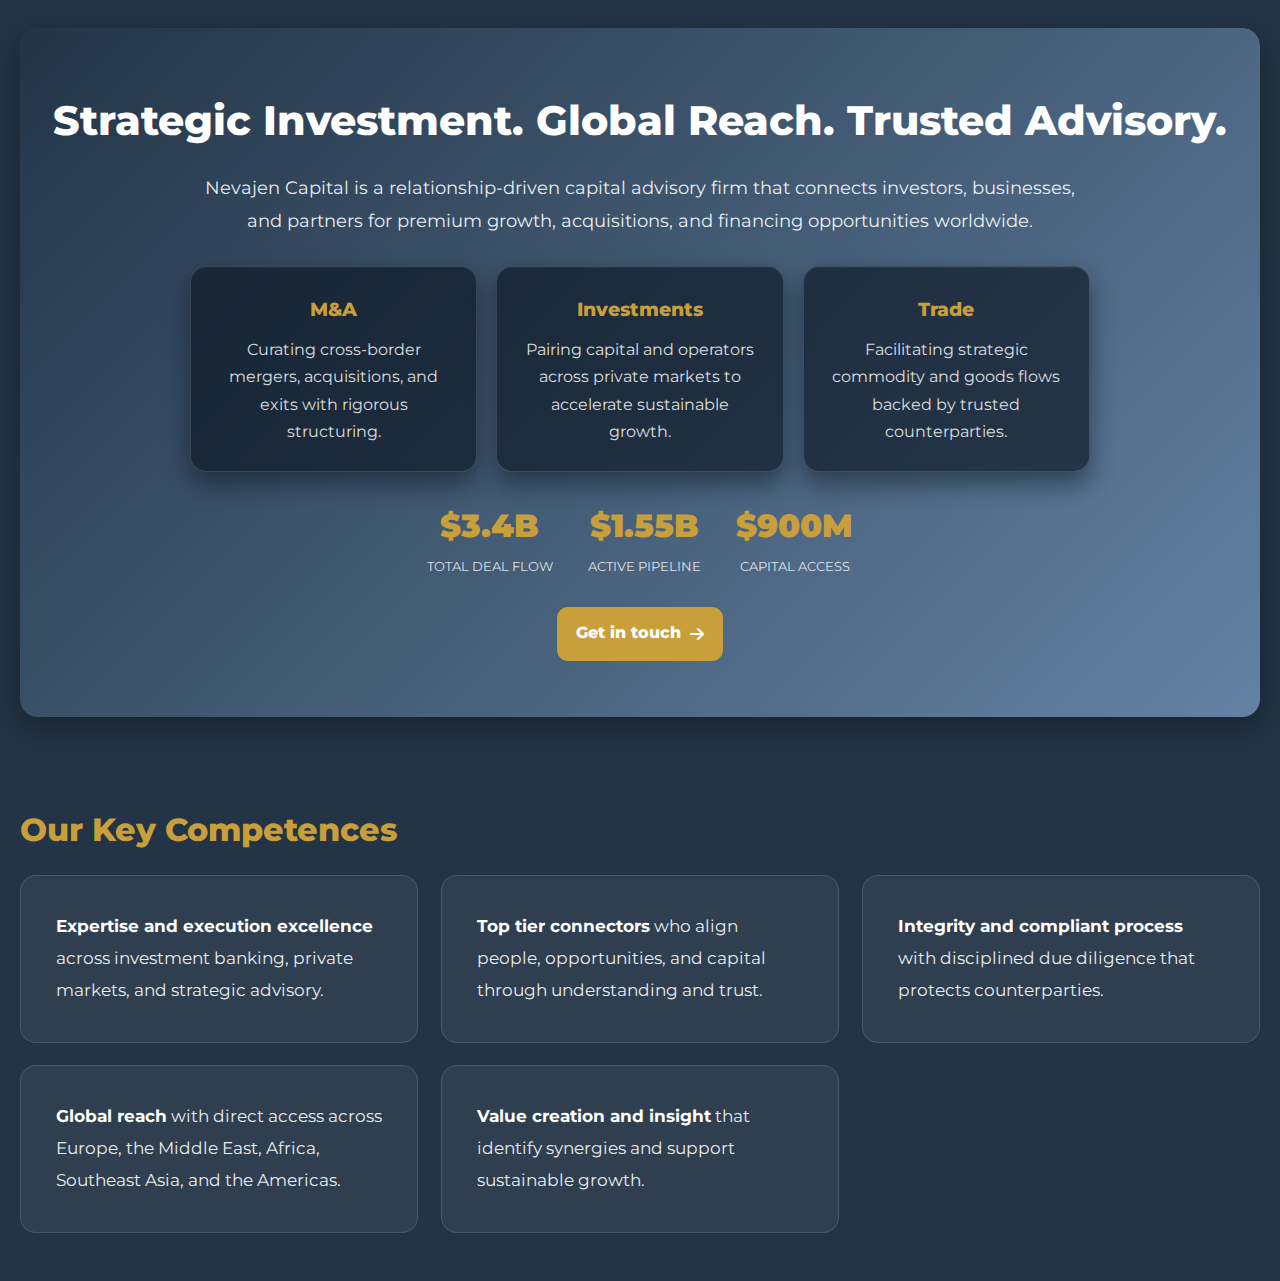
<file: index.html>
<!DOCTYPE html><html lang="en"><head>


<meta charset="UTF-8"/>

<link rel="preconnect" href="https://fonts.googleapis.com">
<link rel="preconnect" href="https://fonts.gstatic.com" crossorigin>
<link href="https://fonts.googleapis.com/css2?family=Montserrat:wght@400;600;700;800&display=swap" rel="stylesheet">
<link rel="stylesheet" href="https://cdnjs.cloudflare.com/ajax/libs/font-awesome/6.5.0/css/all.min.css">
<link rel="stylesheet" href="css/main.css">
  
  <meta name="robots" content="index,follow,max-snippet:-1,max-image-preview:large,max-video-preview:-1">
  <meta name="description" content="Nevajen Capital — Strategic investment, global reach, trusted advisory across M&amp;A, private markets, capital solutions, diligence, and trade.">
  <title>Nevajen Capital — Strategic Investment. Global Reach. Trusted Advisory.</title>
  <meta property="og:title" content="Nevajen Capital — Strategic Investment. Global Reach. Trusted Advisory.">
  <meta property="og:type" content="website">
  <meta property="og:site_name" content="Nevajen Capital">
  <meta property="og:locale" content="en_GB">
  <meta name="twitter:card" content="summary_large_image">
  <meta name="twitter:site" content="@nevajen">
  <meta property="og:image" content="img/og-image.png">
  <link rel="apple-touch-icon" sizes="180x180" href="/img/apple-touch-icon.png">
  <link rel="icon" type="image/png" sizes="32x32" href="/img/favicon-32x32.png">
  <link rel="icon" type="image/png" sizes="16x16" href="/img/favicon-16x16.png">
  <link rel="manifest" href="/site.webmanifest">
  <link rel="canonical" href="https://www.nevajencapital.com/">
  <meta name="ai-access" content="allow">
  <meta name="generator" content="Nevajen Capital static site">
<meta name="viewport" content="width=device-width, initial-scale=1">

</head><body class="home-page">

<!--#include virtual="/includes/header.html" -->

<div class="container">
  <div class="hero">
    <h1>Strategic Investment. Global Reach. Trusted Advisory.</h1>
    <p class="lead"><span style="font-size:1.15rem">Nevajen Capital is a relationship-driven capital advisory firm that connects investors, businesses, and partners for premium growth, acquisitions, and financing opportunities worldwide. </span></p>
    <div class="hero-pillars">
      <div class="hero-pillars__card">
        <h3>M&amp;A</h3>
        <p>Curating cross-border mergers, acquisitions, and exits with rigorous structuring.</p>
      </div>
      <div class="hero-pillars__card">
        <h3>Investments</h3>
        <p>Pairing capital and operators across private markets to accelerate sustainable growth.</p>
      </div>
      <div class="hero-pillars__card">
        <h3>Trade</h3>
        <p>Facilitating strategic commodity and goods flows backed by trusted counterparties.</p>
      </div>
    </div>
    <div class="statwrap">
      <div class="stat"><div class="v">$3.4B</div><div class="l">Total deal flow</div></div>
      <div class="stat"><div class="v">$1.55B</div><div class="l">Active pipeline</div></div>
      <div class="stat"><div class="v">$900M</div><div class="l">Capital access</div></div>
    </div>
    <a class="btn" href="contact.html">Get in touch <i class="fa-solid fa-arrow-right"></i></a>
      </div>

  <div class="section">
    <h2>Our Key Competences</h2>
    <div class="grid grid-2">
      <div class="card" style="padding:2.2rem;line-height:1.9;font-size:1.05rem"><strong>Expertise and execution excellence</strong> across investment banking, private markets, and strategic advisory.</div>
      <div class="card" style="padding:2.2rem;line-height:1.9;font-size:1.05rem"><strong>Top tier connectors</strong> who align people, opportunities, and capital through understanding and trust.</div>
      <div class="card" style="padding:2.2rem;line-height:1.9;font-size:1.05rem"><strong>Integrity and compliant process</strong> with disciplined due diligence that protects counterparties.</div>
      <div class="card" style="padding:2.2rem;line-height:1.9;font-size:1.05rem"><strong>Global reach</strong> with direct access across Europe, the Middle East, Africa, Southeast Asia, and the Americas.</div>
      <div class="card" style="padding:2.2rem;line-height:1.9;font-size:1.05rem"><strong>Value creation and insight</strong> that identify synergies and support sustainable growth.</div>
    </div>
  </div>
</div>

<!--#include virtual="/includes/footer.html" -->

</body>
</html>
</file>
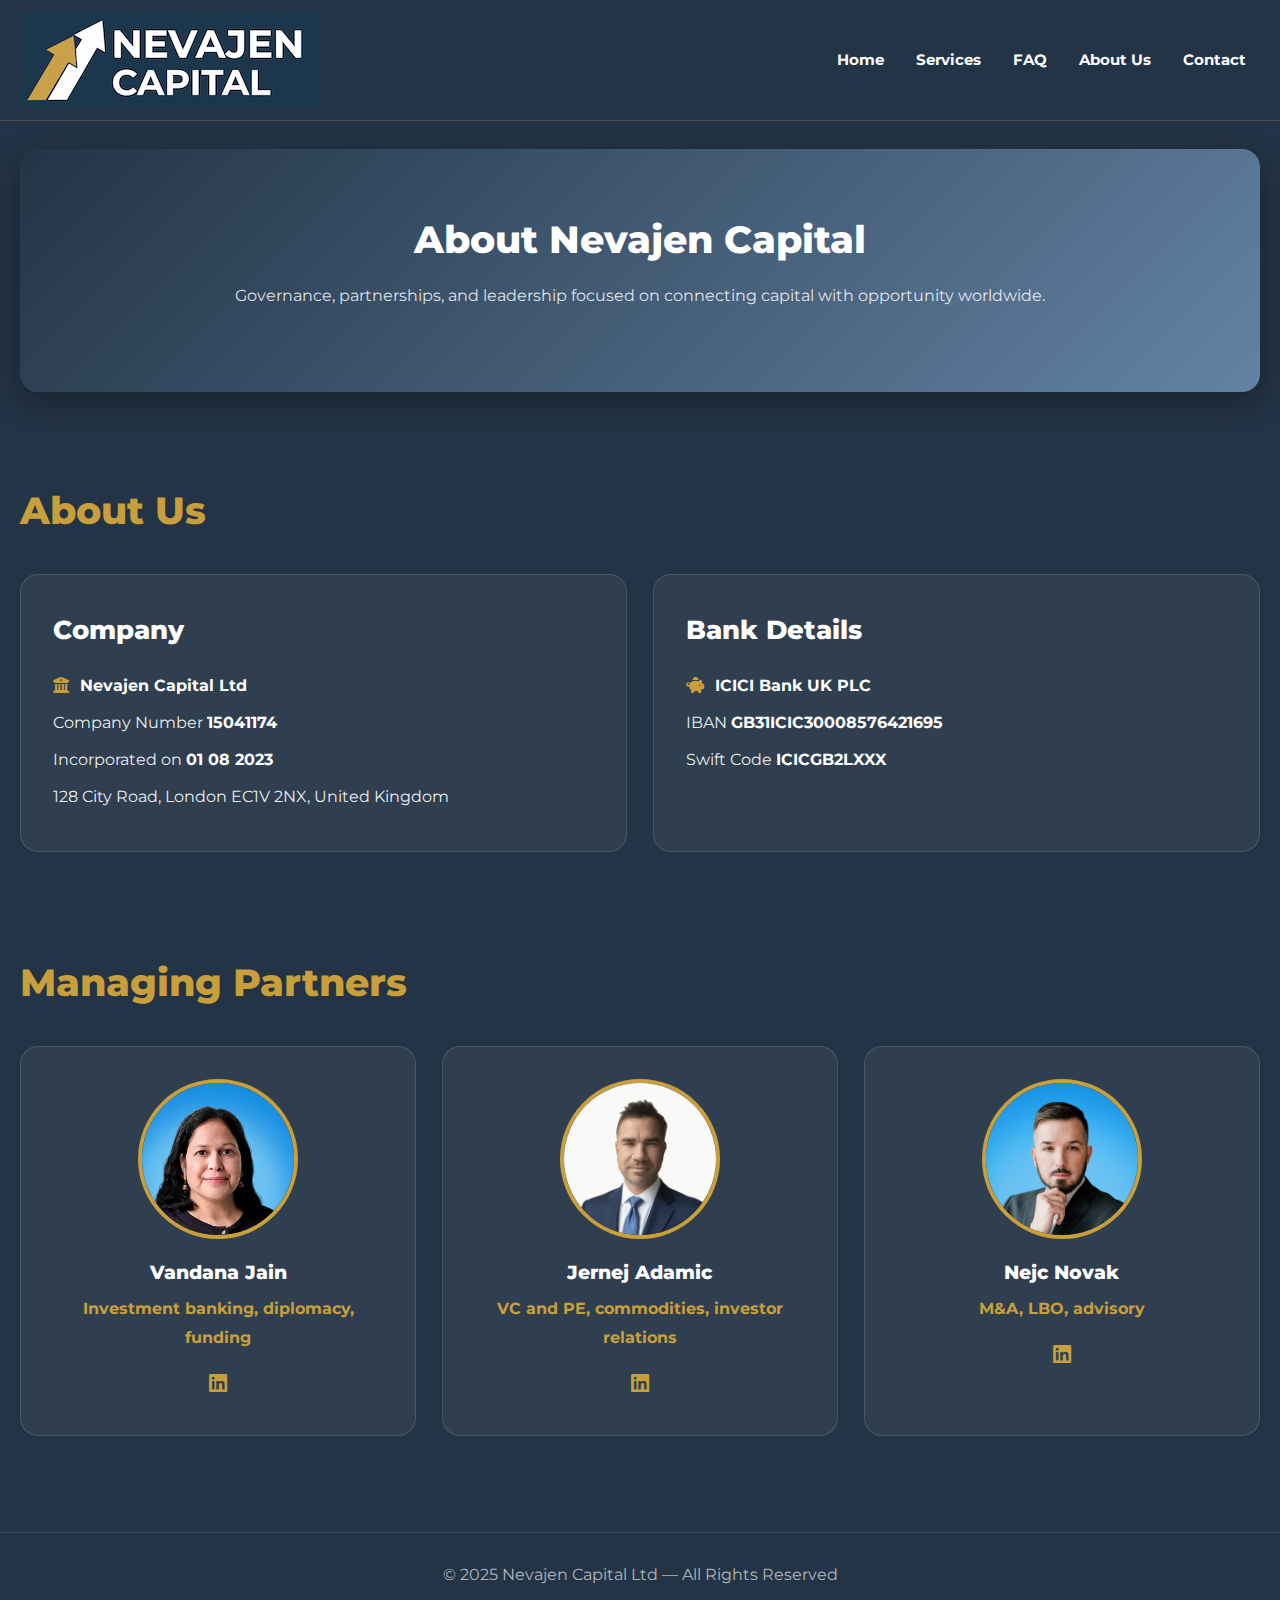
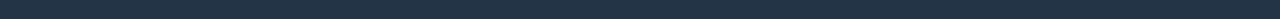
<file: about.html>
<!DOCTYPE html>
<html lang="en">
<head>

<meta charset="UTF-8"/>

<link rel="preconnect" href="https://fonts.googleapis.com">
<link rel="preconnect" href="https://fonts.gstatic.com" crossorigin>
<link href="https://fonts.googleapis.com/css2?family=Montserrat:wght@400;600;700;800&display=swap" rel="stylesheet">
<link rel="stylesheet" href="https://cdnjs.cloudflare.com/ajax/libs/font-awesome/6.5.0/css/all.min.css">
<link rel="stylesheet" href="css/main.css">
  
  <meta name="robots" content="index,follow,max-snippet:-1,max-image-preview:large,max-video-preview:-1">
  <meta name="description" content="Nevajen Capital — Strategic investment, global reach, trusted advisory across M&amp;A, private markets, capital solutions, diligence, and trade.">
  <title>About Us — Nevajen Capital</title>
  <meta property="og:title" content="About Us — Nevajen Capital">
  <meta property="og:type" content="website">
  <meta property="og:site_name" content="Nevajen Capital">
  <meta property="og:locale" content="en_GB">
  <meta name="twitter:card" content="summary_large_image">
  <meta name="twitter:site" content="@nevajen">
  <meta property="og:image" content="img/og-image.png">
  <link rel="icon" href="img/favicon.ico">
  <link rel="canonical" href="https://www.nevajencapital.com/about.html">
  <meta name="ai-access" content="allow">
  <meta name="generator" content="Nevajen Capital static site">
<meta name="viewport" content="width=device-width, initial-scale=1">

</head>
<body class="about-page">

<div class="header"><div class="container">
  <div class="nav">
    <a class="logo" href="index.html"><img style="max-width:100%;height:auto" src="img/logo-nevajencapial.png" alt="Nevajen Capital"><span class="logo-text">Nevajen Capital</span></a>
    <nav class="menu">
      <a href="index.html">Home</a>
      <a href="services.html">Services</a>
      <a href="faq.html">FAQ</a>
      <a href="about.html">About Us</a>
      <a href="contact.html">Contact</a>
    </nav>
  </div>
</div></div>

<div class="container">
  <div class="page-hero">
    <h1>About Nevajen Capital</h1>
    <p class="page-hero__lead">Governance, partnerships, and leadership focused on connecting capital with opportunity worldwide.</p>
  </div>
</div>

<div class="container">

  <div class="section">
    <h2>About Us</h2>
    <div class="grid">
      <div class="card">
        <h3>Company</h3>
        <div class="info-line"><i class="fas fa-building-columns info-icon"></i><strong>Nevajen Capital Ltd</strong></div>
        <div class="info-line">Company Number <strong>15041174</strong></div>
        <div class="info-line">Incorporated on <strong>01 08 2023</strong></div>
        <div class="info-line">128 City Road, London EC1V 2NX, United Kingdom</div>
      </div>

      <div class="card">
        <h3>Bank Details</h3>
        <div class="info-line"><i class="fas fa-piggy-bank info-icon"></i><strong>ICICI Bank UK PLC</strong></div>
        <div class="info-line">IBAN <strong>GB31ICIC30008576421695</strong></div>
        <div class="info-line">Swift Code <strong>ICICGB2LXXX</strong></div>
      </div>
    </div>
  </div>

  <div class="section">
    <h2>Managing Partners</h2>
    <div class="grid">
      <div class="card">
        <div class="face"><img style="max-width:100%;height:auto" src="img/vandanajain.png" alt="Vandana Jain"></div>
        <div class="partner-name">Vandana Jain</div>
        <div class="partner-role">Investment banking, diplomacy, funding</div>
        <div class="social">
          <a href="https://www.linkedin.com/in/vandanaj/" target="_blank"><i class="fab fa-linkedin"></i></a>
        </div>
      </div>

      <div class="card">
        <div class="face"><img style="max-width:100%;height:auto" src="img/jernejadamic.png" alt="Jernej Adamic"></div>
        <div class="partner-name">Jernej Adamic</div>
        <div class="partner-role">VC and PE, commodities, investor relations</div>
        <div class="social">
          <a href="https://www.linkedin.com/in/jernejadamic/" target="_blank"><i class="fab fa-linkedin"></i></a>
        </div>
      </div>

      <div class="card">
        <div class="face"><img style="max-width:100%;height:auto" src="img/nejcnovak.png" alt="Nejc Novak"></div>
        <div class="partner-name">Nejc Novak</div>
        <div class="partner-role">M&A, LBO, advisory</div>
        <div class="social">
          <a href="https://www.linkedin.com/in/nejc-novak-449144a9/" target="_blank"><i class="fab fa-linkedin"></i></a>
        </div>
      </div>
    </div>
  </div>

</div>

<div class="footer">© 2025 Nevajen Capital Ltd — All Rights Reserved</div>

</body>
</html>
</file>
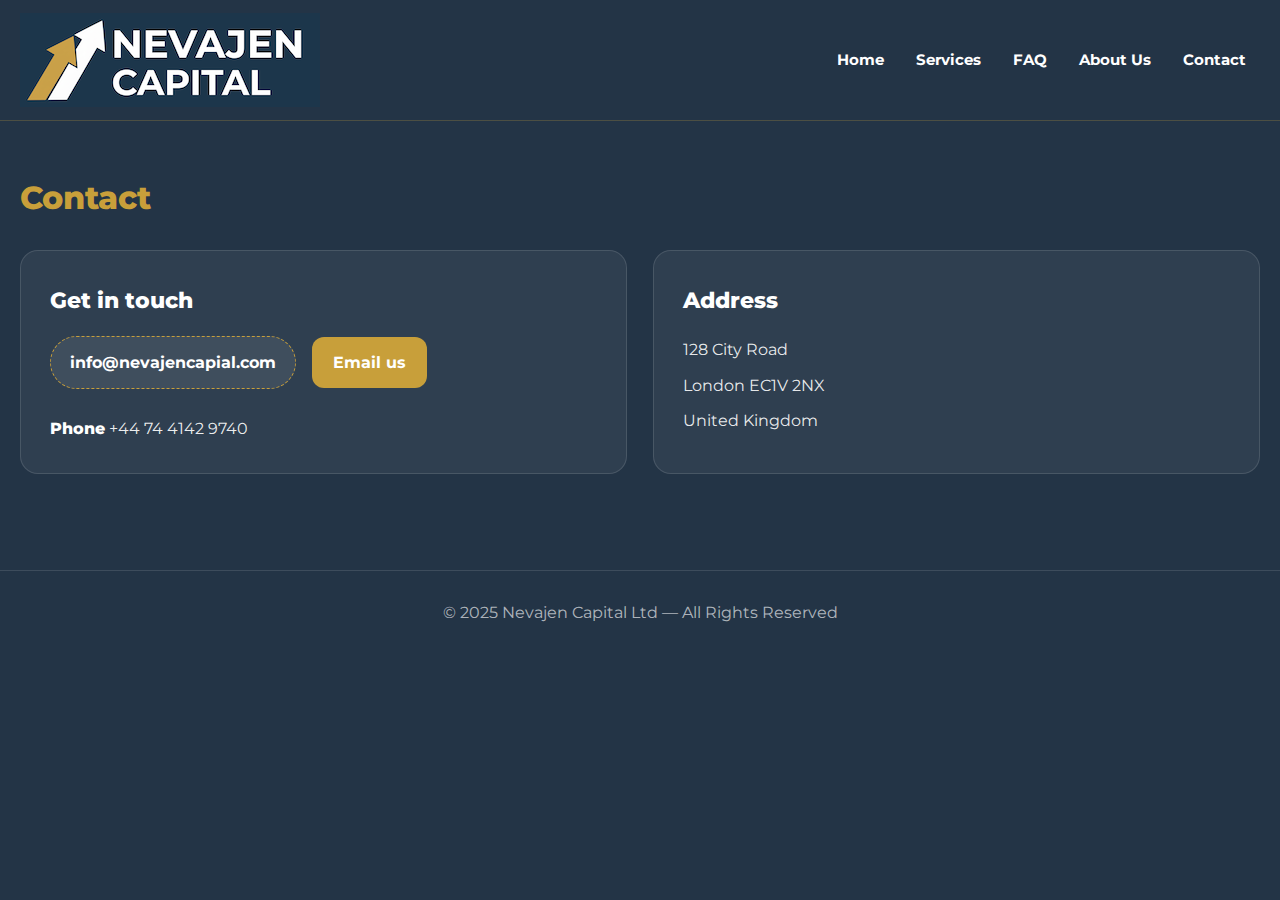
<file: contact.html>
<!DOCTYPE html>
<html lang="en">
<head>

<meta charset="UTF-8"/>

<link rel="preconnect" href="https://fonts.googleapis.com">
<link rel="preconnect" href="https://fonts.gstatic.com" crossorigin>
<link href="https://fonts.googleapis.com/css2?family=Montserrat:wght@400;600;700;800&display=swap" rel="stylesheet">
<link rel="stylesheet" href="css/main.css">
  
  <meta name="robots" content="index,follow,max-snippet:-1,max-image-preview:large,max-video-preview:-1">
  <meta name="description" content="Nevajen Capital — Strategic investment, global reach, trusted advisory across M&amp;A, private markets, capital solutions, diligence, and trade.">
  <title>Contact — Nevajen Capital</title>
  <meta property="og:title" content="Contact — Nevajen Capital">
  <meta property="og:type" content="website">
  <meta property="og:site_name" content="Nevajen Capital">
  <meta property="og:locale" content="en_GB">
  <meta name="twitter:card" content="summary_large_image">
  <meta name="twitter:site" content="@nevajen">
  <meta property="og:image" content="img/og-image.png">
  <link rel="icon" type="image/png" sizes="32x32" href="img/favicon-32.png">
  <link rel="icon" href="img/favicon.ico">
  <link rel="canonical" href="https://nevajen.github.io/">
  <meta name="ai-access" content="allow">
  <meta name="generator" content="Nevajen Capital static site">
<meta name="viewport" content="width=device-width, initial-scale=1">

</head>
<body class="contact-page">

<div class="header"><div class="container">
  <div class="nav">
    <a class="logo" href="index.html"><img style="max-width:100%;height:auto" src="img/logo-nevajencapial.png" alt="Nevajen Capital"></a>
    <nav class="menu">
      <a href="index.html">Home</a>
      <a href="services.html">Services</a>
      <a href="faq.html">FAQ</a>
      <a href="about.html">About Us</a>
      <a href="contact.html">Contact</a>
    </nav>
  </div>
</div></div>

<div class="container">
  <div class="section">
    <h2>Contact</h2>
    <div class="grid grid-2">
      <div class="card">
        <h3>Get in touch</h3>
        <div style="display:flex;align-items:center;margin:1rem 0 1.6rem 0">
          <span id="mailChip" class="mail-chip">info@nevajencapial.com</span>
          <a class="btn-gold" href="mailto:info@nevajencapial.com">Email us</a>
        </div>
        <div class="phone"><strong>Phone</strong> +44 74 4142 9740</div>
      </div>
      <div class="card">
        <h3>Address</h3>
        <div class="addr">
          <p>128 City Road</p>
          <p>London EC1V 2NX</p>
          <p>United Kingdom</p>
        </div>
      </div>
    </div>
  </div>
</div>

<div class="footer">© 2025 Nevajen Capital Ltd — All Rights Reserved</div>

<script>
(function(){
  var chip = document.getElementById('mailChip');
  if(!chip) return;
  chip.addEventListener('click', async function(){
    try{
      await navigator.clipboard.writeText('info@nevajencapial.com');
      var original = chip.textContent;
      chip.textContent = '✓ Copied!';
      setTimeout(function(){ chip.textContent = original; }, 1200);
    }catch(e){}
  });
})();
</script>

</body>
</html>
</file>
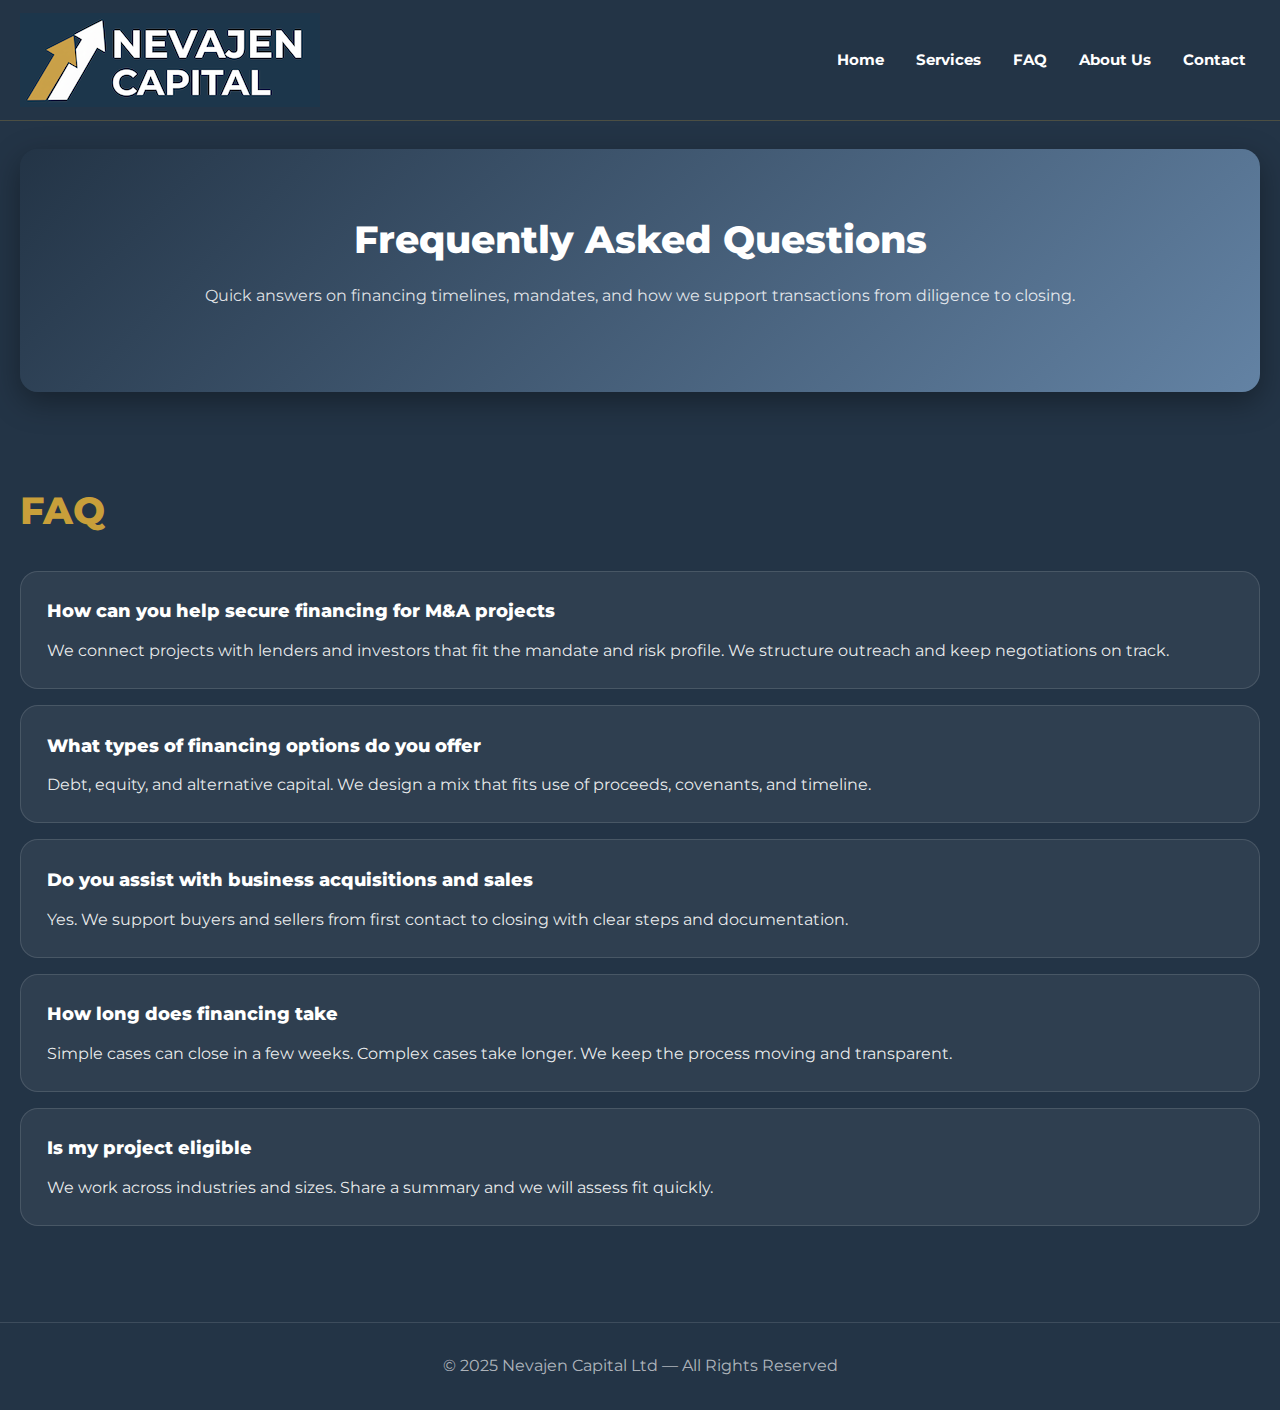
<file: faq.html>
<!DOCTYPE html>
<html lang="en">
<head>

<meta charset="UTF-8"/>

<link rel="preconnect" href="https://fonts.googleapis.com">
<link rel="preconnect" href="https://fonts.gstatic.com" crossorigin>
<link href="https://fonts.googleapis.com/css2?family=Montserrat:wght@400;600;700;800&display=swap" rel="stylesheet">
<link rel="stylesheet" href="css/main.css">
  
  <meta name="robots" content="index,follow,max-snippet:-1,max-image-preview:large,max-video-preview:-1">
  <meta name="description" content="Nevajen Capital — Strategic investment, global reach, trusted advisory across M&amp;A, private markets, capital solutions, diligence, and trade.">
  <title>FAQ — Nevajen Capital</title>
  <meta property="og:title" content="FAQ — Nevajen Capital">
  <meta property="og:type" content="website">
  <meta property="og:site_name" content="Nevajen Capital">
  <meta property="og:locale" content="en_GB">
  <meta name="twitter:card" content="summary_large_image">
  <meta name="twitter:site" content="@nevajen">
  <meta property="og:image" content="img/og-image.png">
  <link rel="icon" href="img/favicon.ico">
  <link rel="canonical" href="https://www.nevajencapital.com/faq.html">
  <meta name="ai-access" content="allow">
  <meta name="generator" content="Nevajen Capital static site">
<meta name="viewport" content="width=device-width, initial-scale=1">

</head>
<body class="faq-page">

<div class="header"><div class="container">
  <div class="nav">
    <a class="logo" href="index.html"><img style="max-width:100%;height:auto" src="img/logo-nevajencapial.png" alt="Nevajen Capital"><span class="logo-text">Nevajen Capital</span></a>
    <nav class="menu">
      <a href="index.html">Home</a>
      <a href="services.html">Services</a>
      <a href="faq.html">FAQ</a>
      <a href="about.html">About Us</a>
      <a href="contact.html">Contact</a>
    </nav>
  </div>
</div></div>

<div class="container">
  <div class="page-hero">
    <h1>Frequently Asked Questions</h1>
    <p class="page-hero__lead">Quick answers on financing timelines, mandates, and how we support transactions from diligence to closing.</p>
  </div>
</div>

<div class="container">
  <div class="section">
    <h2>FAQ</h2>
    <div class="faq-list">
      <div class="faq-item">
        <h3>How can you help secure financing for M&amp;A projects</h3>
        <p>We connect projects with lenders and investors that fit the mandate and risk profile. We structure outreach and keep negotiations on track.</p>
      </div>
      <div class="faq-item">
        <h3>What types of financing options do you offer</h3>
        <p>Debt, equity, and alternative capital. We design a mix that fits use of proceeds, covenants, and timeline.</p>
      </div>
      <div class="faq-item">
        <h3>Do you assist with business acquisitions and sales</h3>
        <p>Yes. We support buyers and sellers from first contact to closing with clear steps and documentation.</p>
      </div>
      <div class="faq-item">
        <h3>How long does financing take</h3>
        <p>Simple cases can close in a few weeks. Complex cases take longer. We keep the process moving and transparent.</p>
      </div>
      <div class="faq-item">
        <h3>Is my project eligible</h3>
        <p>We work across industries and sizes. Share a summary and we will assess fit quickly.</p>
      </div>
    </div>
  </div>
</div>

<div class="footer">© 2025 Nevajen Capital Ltd — All Rights Reserved</div>

</body>
</html>
</file>
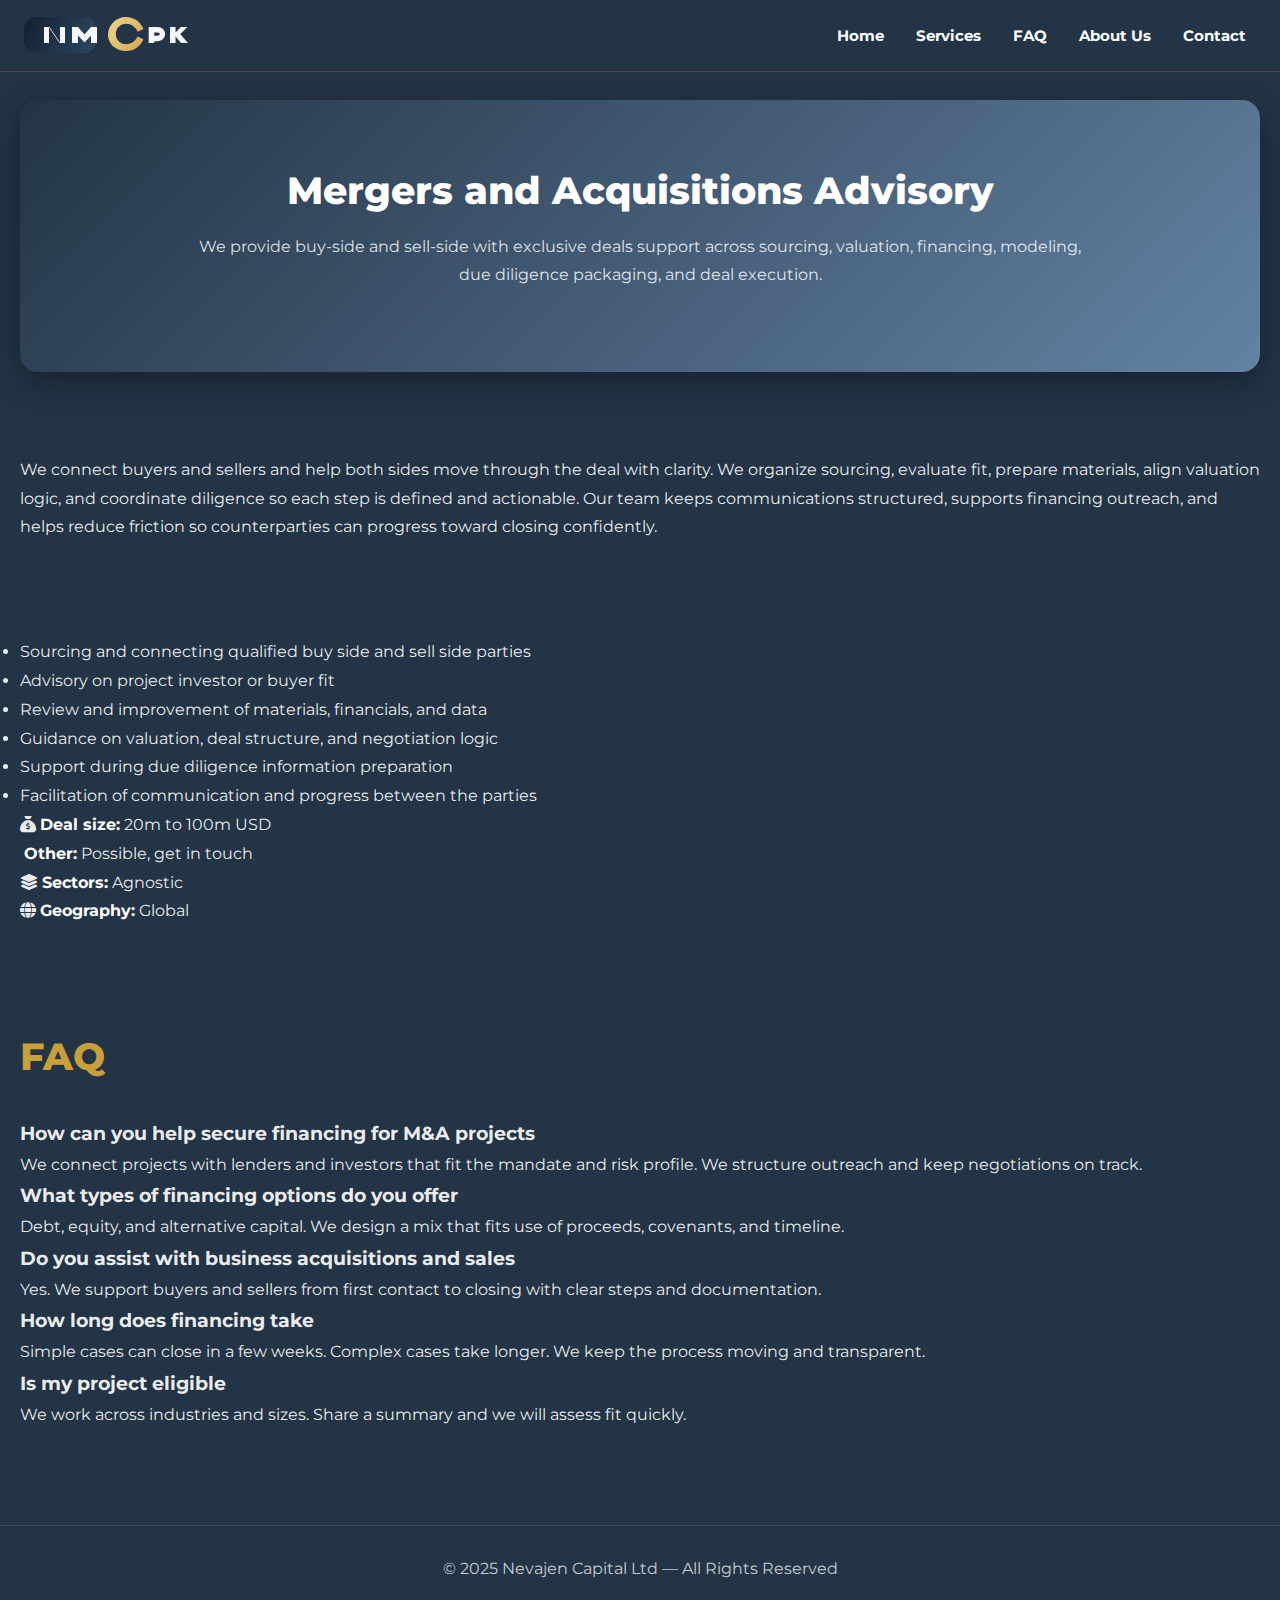
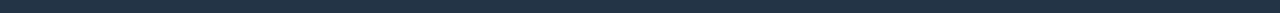
<file: mergers-and-acquisition.html>
<!doctype html>
<html lang="en">
  <head>
    <meta charset="UTF-8" />

    <link rel="preconnect" href="https://fonts.googleapis.com" />
    <link rel="preconnect" href="https://fonts.gstatic.com" crossorigin />
    <link
      href="https://fonts.googleapis.com/css2?family=Montserrat:wght@400;600;700;800&display=swap"
      rel="stylesheet"
    />
    <link
      rel="stylesheet"
      href="https://cdnjs.cloudflare.com/ajax/libs/font-awesome/6.5.0/css/all.min.css"
    />
    <link rel="stylesheet" href="css/main.css" />

    <meta
      name="robots"
      content="index,follow,max-snippet:-1,max-image-preview:large,max-video-preview:-1"
    />
    <meta
      name="description"
      content="M&A advisory for buy-side and sell-side mandates. Exclusive deal sourcing, valuation, modeling, diligence packaging, financing coordination, and execution support."
    />
    <title>Mergers and Acquisitions Advisory — Nevajen Capital</title>
    <meta property="og:title" content="Mergers and Acquisitions Advisory — Nevajen Capital" />
    <meta property="og:type" content="website" />
    <meta property="og:site_name" content="Nevajen Capital" />
    <meta property="og:locale" content="en_GB" />
    <meta name="twitter:card" content="summary_large_image" />
    <meta name="twitter:site" content="@nevajen" />
    <meta property="og:image" content="img/og-image.png" />
    <link rel="apple-touch-icon" sizes="180x180" href="/img/apple-touch-icon.png" />
    <link
      rel="icon"
      type="image/png"
      sizes="32x32"
      href="/img/favicon-32x32.png"
    />
    <link
      rel="icon"
      type="image/png"
      sizes="16x16"
      href="/img/favicon-16x16.png"
    />
    <link rel="manifest" href="/site.webmanifest" />
    <link
      rel="canonical"
      href="https://www.nevajencapital.com/mergers-and-acquisition.html"
    />
    <meta name="ai-access" content="allow" />
    <meta name="generator" content="Nevajen Capital static site" />
    <meta name="viewport" content="width=device-width, initial-scale=1" />
  </head>
  <body class="service-detail-page">
    <div id="header"></div>

    <div class="container">
      <div class="page-hero service-hero">
        <h1>Mergers and Acquisitions Advisory</h1>
        <p class="page-hero__lead">
          We provide buy-side and sell-side with exclusive deals support across sourcing,
          valuation, financing, modeling, due diligence packaging, and deal execution.
        </p>
      </div>
    </div>

    <div class="section">
      <div class="container container-narrow">
        <div class="service-description service-description--standalone">
          <p>
            We connect buyers and sellers and help both sides move through the deal with
            clarity. We organize sourcing, evaluate fit, prepare materials, align valuation
            logic, and coordinate diligence so each step is defined and actionable. Our team
            keeps communications structured, supports financing outreach, and helps reduce
            friction so counterparties can progress toward closing confidently.
          </p>
        </div>
      </div>
    </div>

    <div class="section">
      <div class="container">
        <div class="service-layout">
          <div class="service-left">
            <div class="service-block service-bullets">
              <ul>
                <li>Sourcing and connecting qualified buy side and sell side parties</li>
                <li>Advisory on project investor or buyer fit</li>
                <li>Review and improvement of materials, financials, and data</li>
                <li>Guidance on valuation, deal structure, and negotiation logic</li>
                <li>Support during due diligence information preparation</li>
                <li>Facilitation of communication and progress between the parties</li>
              </ul>
            </div>
          </div>

          <div class="service-right">
            <div class="service-block service-info-cards">
              <div class="info-card info-card--slate">
                <span class="info-card__icon" aria-hidden="true"><i class="fa-solid fa-sack-dollar"></i></span>
                <span class="info-card__text"><strong>Deal size:</strong> 20m to 100m USD</span>
              </div>
              <div class="info-card info-card--gold">
                <span class="info-card__icon" aria-hidden="true"><i class="fa-solid fa-sparkles"></i></span>
                <span class="info-card__text"><strong>Other:</strong> Possible, get in touch</span>
              </div>
              <div class="info-card info-card--indigo">
                <span class="info-card__icon" aria-hidden="true"><i class="fa-solid fa-layer-group"></i></span>
                <span class="info-card__text"><strong>Sectors:</strong> Agnostic</span>
              </div>
              <div class="info-card info-card--blue">
                <span class="info-card__icon" aria-hidden="true"><i class="fa-solid fa-globe"></i></span>
                <span class="info-card__text"><strong>Geography:</strong> Global</span>
              </div>
            </div>
          </div>
        </div>
      </div>
    </div>

    <div class="container">
      <div class="section faq-block">
        <h2>FAQ</h2>
        <div class="faq-list">
          <div class="faq-item">
            <h3>How can you help secure financing for M&amp;A projects</h3>
            <p>We connect projects with lenders and investors that fit the mandate and risk profile. We structure outreach and keep negotiations on track.</p>
          </div>
          <div class="faq-item">
            <h3>What types of financing options do you offer</h3>
            <p>Debt, equity, and alternative capital. We design a mix that fits use of proceeds, covenants, and timeline.</p>
          </div>
          <div class="faq-item">
            <h3>Do you assist with business acquisitions and sales</h3>
            <p>Yes. We support buyers and sellers from first contact to closing with clear steps and documentation.</p>
          </div>
          <div class="faq-item">
            <h3>How long does financing take</h3>
            <p>Simple cases can close in a few weeks. Complex cases take longer. We keep the process moving and transparent.</p>
          </div>
          <div class="faq-item">
            <h3>Is my project eligible</h3>
            <p>We work across industries and sizes. Share a summary and we will assess fit quickly.</p>
          </div>
        </div>
      </div>
    </div>

    <div id="footer"></div>

    <script>
      async function include(file, elementId) {
        const res = await fetch(file)
        const html = await res.text()
        document.getElementById(elementId).innerHTML = html
      }
      include('includes/header.html', 'header')
      include('includes/footer.html', 'footer')
    </script>
  </body>
</html>
</file>
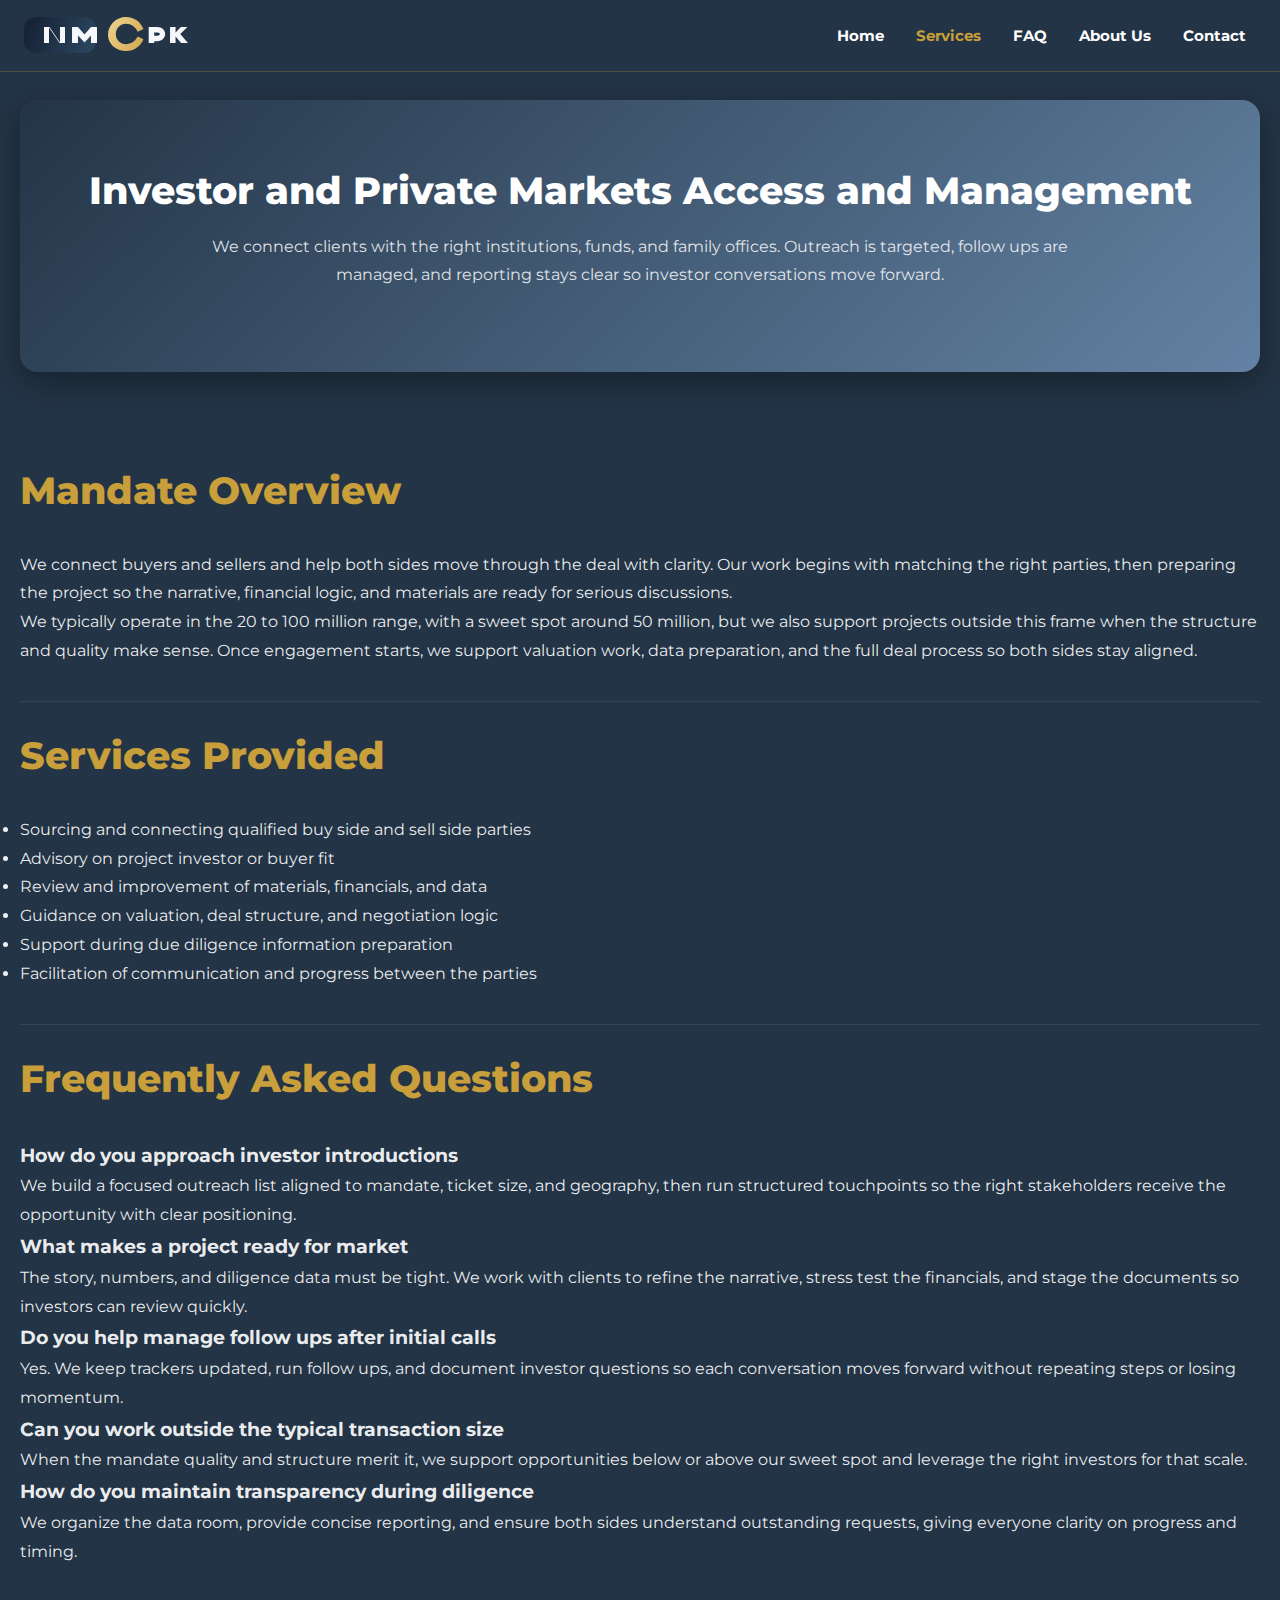
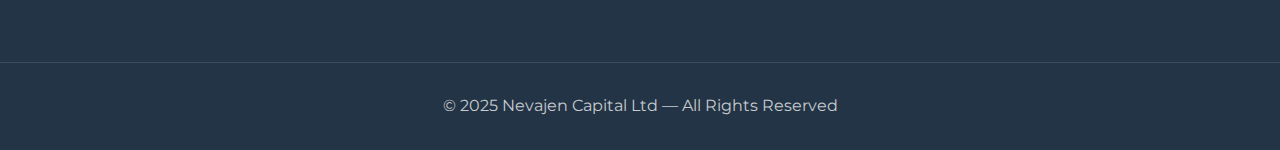
<file: sample.html>
<!doctype html>
<html lang="en">
    <head>
        <meta charset="UTF-8" />

        <link rel="preconnect" href="https://fonts.googleapis.com" />
        <link rel="preconnect" href="https://fonts.gstatic.com" crossorigin />
        <link
            href="https://fonts.googleapis.com/css2?family=Montserrat:wght@400;600;700;800&display=swap"
            rel="stylesheet"
        />
        <link
            rel="stylesheet"
            href="https://cdnjs.cloudflare.com/ajax/libs/font-awesome/6.5.0/css/all.min.css"
        />
        <link rel="stylesheet" href="css/main.css" />

        <meta
            name="robots"
            content="index,follow,max-snippet:-1,max-image-preview:large,max-video-preview:-1"
        />
        <meta
            name="description"
            content="Nevajen Capital connects clients with institutional investors, funds, and family offices through disciplined private markets access and management."
        />
        <title>Investor and Private Markets Access and Management — Nevajen Capital</title>
        <meta
            property="og:title"
            content="Investor and Private Markets Access and Management — Nevajen Capital"
        />
        <meta property="og:type" content="website" />
        <meta property="og:site_name" content="Nevajen Capital" />
        <meta property="og:locale" content="en_GB" />
        <meta name="twitter:card" content="summary_large_image" />
        <meta name="twitter:site" content="@nevajen" />
        <meta property="og:image" content="img/og-image.png" />
        <link rel="apple-touch-icon" sizes="180x180" href="/img/apple-touch-icon.png" />
        <link rel="icon" type="image/png" sizes="32x32" href="/img/favicon-32x32.png" />
        <link rel="icon" type="image/png" sizes="16x16" href="/img/favicon-16x16.png" />
        <link rel="manifest" href="/site.webmanifest" />
        <link rel="canonical" href="https://www.nevajencapital.com/sample.html" />
        <meta name="ai-access" content="allow" />
        <meta name="generator" content="Nevajen Capital static site" />
        <meta name="viewport" content="width=device-width, initial-scale=1" />
    </head>
    <body class="services-page">
        <div id="header"></div>

        <div class="container">
            <div class="page-hero">
                <h1>Investor and Private Markets Access and Management</h1>
                <p class="page-hero__lead">
                    We connect clients with the right institutions, funds, and family offices. Outreach is
                    targeted, follow ups are managed, and reporting stays clear so investor conversations move
                    forward.
                </p>
            </div>
        </div>

        <div class="container">
            <div class="section">
                <h2>Mandate Overview</h2>
                <p>
                    We connect buyers and sellers and help both sides move through the deal with clarity. Our work
                    begins with matching the right parties, then preparing the project so the narrative, financial
                    logic, and materials are ready for serious discussions.
                </p>
                <p>
                    We typically operate in the 20 to 100 million range, with a sweet spot around 50 million, but we
                    also support projects outside this frame when the structure and quality make sense. Once
                    engagement starts, we support valuation work, data preparation, and the full deal process so
                    both sides stay aligned.
                </p>

                <div class="divider"></div>

                <h2>Services Provided</h2>
                <ul class="service-list">
                    <li>Sourcing and connecting qualified buy side and sell side parties</li>
                    <li>Advisory on project investor or buyer fit</li>
                    <li>Review and improvement of materials, financials, and data</li>
                    <li>Guidance on valuation, deal structure, and negotiation logic</li>
                    <li>Support during due diligence information preparation</li>
                    <li>Facilitation of communication and progress between the parties</li>
                </ul>

                <div class="divider"></div>

                <h2>Frequently Asked Questions</h2>
                <div class="faq-list">
                    <div class="faq-item">
                        <h3>How do you approach investor introductions</h3>
                        <p>
                            We build a focused outreach list aligned to mandate, ticket size, and geography, then
                            run structured touchpoints so the right stakeholders receive the opportunity with clear
                            positioning.
                        </p>
                    </div>
                    <div class="faq-item">
                        <h3>What makes a project ready for market</h3>
                        <p>
                            The story, numbers, and diligence data must be tight. We work with clients to refine the
                            narrative, stress test the financials, and stage the documents so investors can review
                            quickly.
                        </p>
                    </div>
                    <div class="faq-item">
                        <h3>Do you help manage follow ups after initial calls</h3>
                        <p>
                            Yes. We keep trackers updated, run follow ups, and document investor questions so each
                            conversation moves forward without repeating steps or losing momentum.
                        </p>
                    </div>
                    <div class="faq-item">
                        <h3>Can you work outside the typical transaction size</h3>
                        <p>
                            When the mandate quality and structure merit it, we support opportunities below or above
                            our sweet spot and leverage the right investors for that scale.
                        </p>
                    </div>
                    <div class="faq-item">
                        <h3>How do you maintain transparency during diligence</h3>
                        <p>
                            We organize the data room, provide concise reporting, and ensure both sides understand
                            outstanding requests, giving everyone clarity on progress and timing.
                        </p>
                    </div>
                </div>
            </div>
        </div>

        <div id="footer"></div>

        <script>
        async function include(file, elementId) {
          const res = await fetch(file)
          const html = await res.text()
          document.getElementById(elementId).innerHTML = html
        }
        include('includes/header.html', 'header')
        include('includes/footer.html', 'footer')
        </script>
    </body>
</html>
</file>
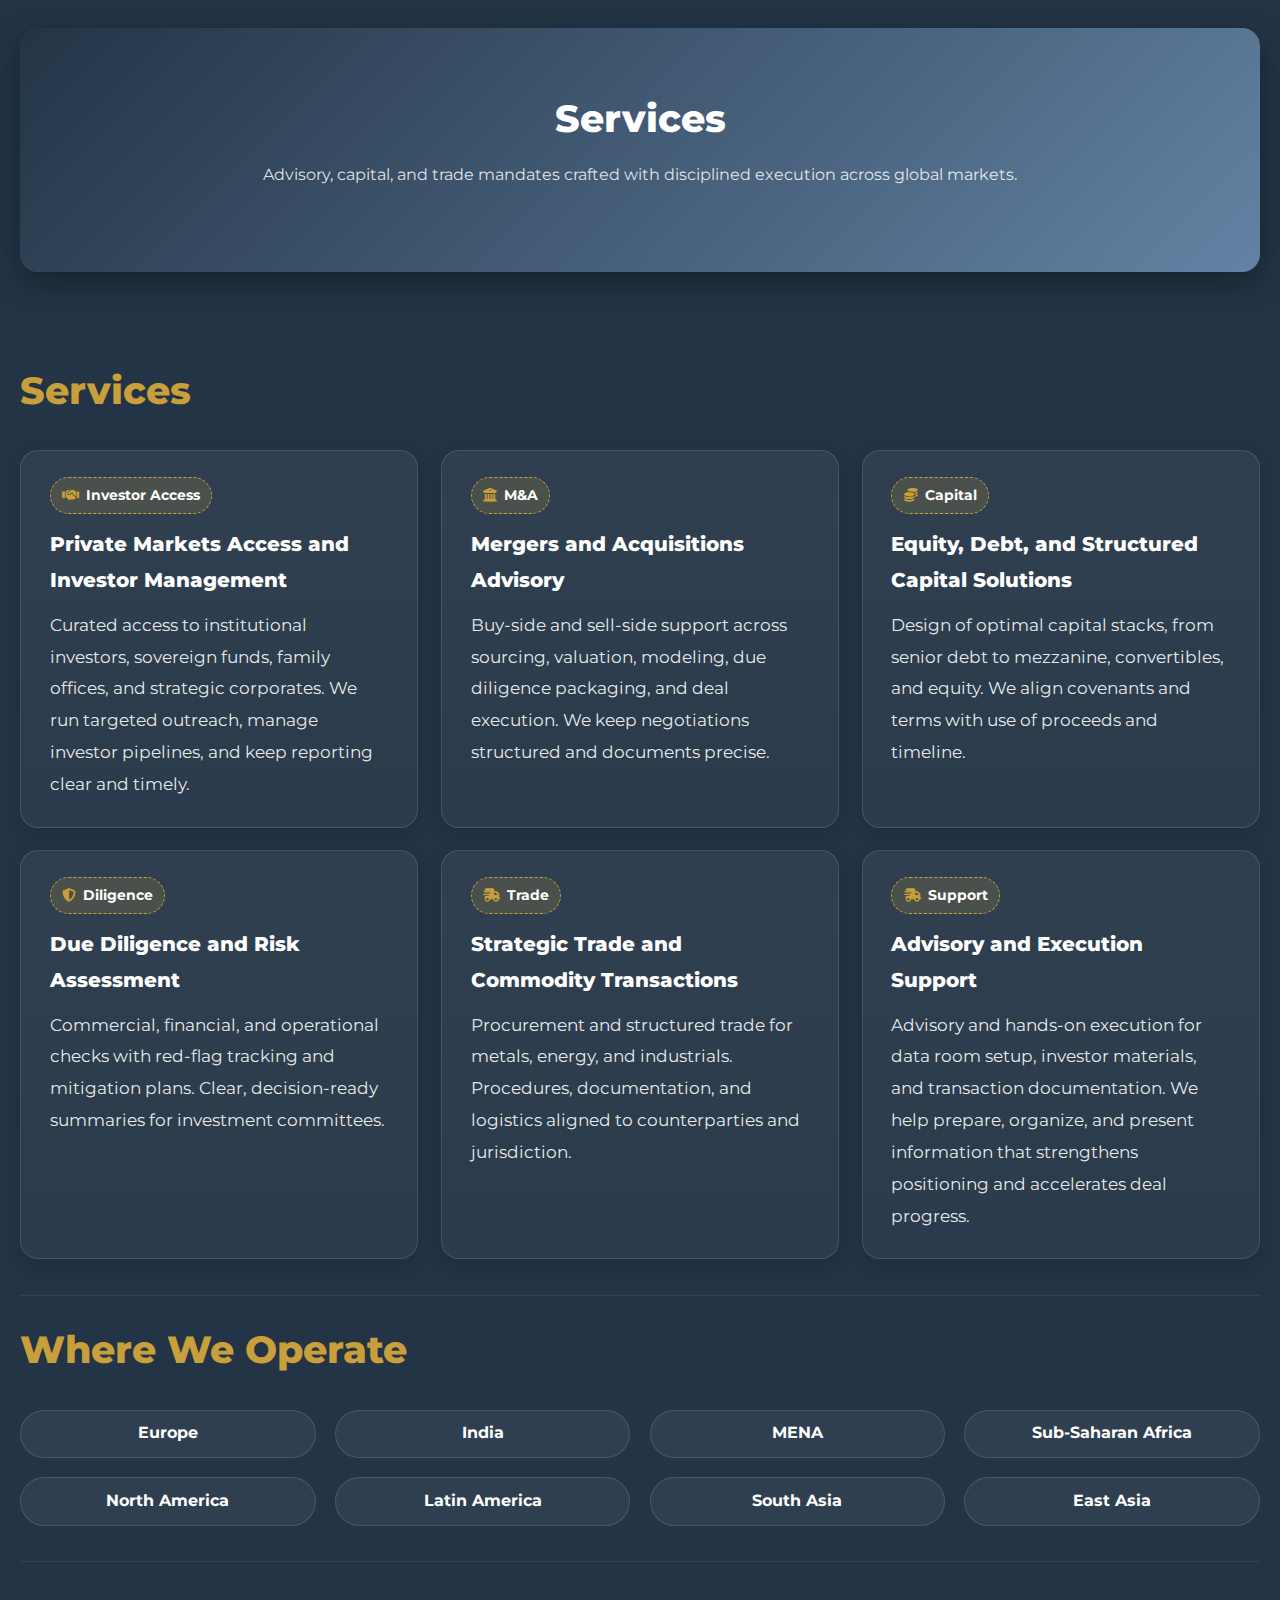
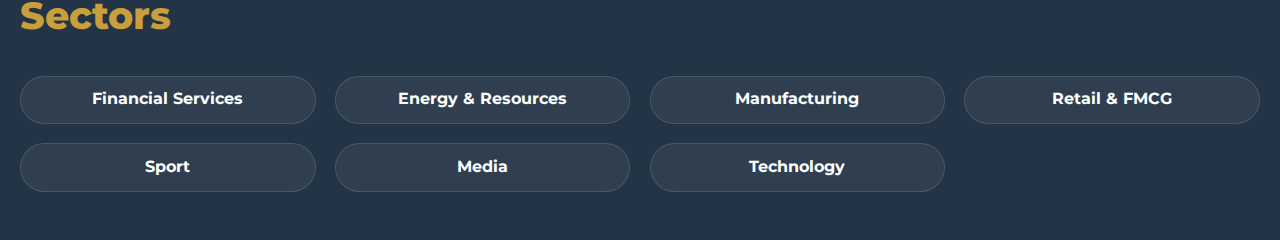
<file: services.html>
<!doctype html>
<html lang="en">
    <head>
        <meta charset="UTF-8" />

        <link rel="preconnect" href="https://fonts.googleapis.com" />
        <link rel="preconnect" href="https://fonts.gstatic.com" crossorigin />
        <link
            href="https://fonts.googleapis.com/css2?family=Montserrat:wght@400;600;700;800&display=swap"
            rel="stylesheet"
        />
        <link
            rel="stylesheet"
            href="https://cdnjs.cloudflare.com/ajax/libs/font-awesome/6.5.0/css/all.min.css"
        />
        <link rel="stylesheet" href="css/main.css" />

        <meta
            name="robots"
            content="index,follow,max-snippet:-1,max-image-preview:large,max-video-preview:-1"
        />
        <meta
            name="description"
            content="Nevajen Capital — Strategic investment, global reach, trusted advisory across M&amp;A, private markets, capital solutions, diligence, and trade."
        />
        <title>Services — Nevajen Capital</title>
        <meta property="og:title" content="Services — Nevajen Capital" />
        <meta property="og:type" content="website" />
        <meta property="og:site_name" content="Nevajen Capital" />
        <meta property="og:locale" content="en_GB" />
        <meta name="twitter:card" content="summary_large_image" />
        <meta name="twitter:site" content="@nevajen" />
        <meta property="og:image" content="img/og-image.png" />
        <link rel="apple-touch-icon" sizes="180x180" href="/img/apple-touch-icon.png" />
        <link
            rel="icon"
            type="image/png"
            sizes="32x32"
            href="/img/favicon-32x32.png"
        />
        <link
            rel="icon"
            type="image/png"
            sizes="16x16"
            href="/img/favicon-16x16.png"
        />
        <link rel="manifest" href="/site.webmanifest" />
        <link
            rel="canonical"
            href="https://www.nevajencapital.com/services.html"
        />
        <meta name="ai-access" content="allow" />
        <meta name="generator" content="Nevajen Capital static site" />
        <meta name="viewport" content="width=device-width, initial-scale=1" />
    </head>
    <body class="services-page">
        <!--#include virtual="/includes/header.html" -->

        <div class="container">
            <div class="page-hero">
                <h1>Services</h1>
                <p class="page-hero__lead">
                    Advisory, capital, and trade mandates crafted with
                    disciplined execution across global markets.
                </p>
            </div>
        </div>

        <div class="container">
            <div class="section">
                <h2>Services</h2>
                <div class="grid grid-3">
                    <div class="card">
                        <span class="badge"
                            ><i class="fa-solid fa-handshake"></i> Investor
                            Access</span
                        >
                        <h3>Private Markets Access and Investor Management</h3>
                        <p>
                            Curated access to institutional investors, sovereign
                            funds, family offices, and strategic corporates. We
                            run targeted outreach, manage investor pipelines,
                            and keep reporting clear and timely.
                        </p>
                    </div>

                    <div class="card">
                        <span class="badge"
                            ><i class="fa-solid fa-building-columns"></i>
                            M&amp;A</span
                        >
                        <h3>Mergers and Acquisitions Advisory</h3>
                        <p>
                            Buy-side and sell-side support across sourcing,
                            valuation, modeling, due diligence packaging, and
                            deal execution. We keep negotiations structured and
                            documents precise.
                        </p>
                    </div>

                    <div class="card">
                        <span class="badge"
                            ><i class="fa-solid fa-coins"></i> Capital</span
                        >
                        <h3>Equity, Debt, and Structured Capital Solutions</h3>
                        <p>
                            Design of optimal capital stacks, from senior debt
                            to mezzanine, convertibles, and equity. We align
                            covenants and terms with use of proceeds and
                            timeline.
                        </p>
                    </div>

                    <div class="card">
                        <span class="badge"
                            ><i class="fa-solid fa-shield-halved"></i>
                            Diligence</span
                        >
                        <h3>Due Diligence and Risk Assessment</h3>
                        <p>
                            Commercial, financial, and operational checks with
                            red‑flag tracking and mitigation plans. Clear,
                            decision‑ready summaries for investment committees.
                        </p>
                    </div>

                    <div class="card">
                        <span class="badge"
                            ><i class="fa-solid fa-truck-fast"></i> Trade</span
                        >
                        <h3>Strategic Trade and Commodity Transactions</h3>
                        <p>
                            Procurement and structured trade for metals, energy,
                            and industrials. Procedures, documentation, and
                            logistics aligned to counterparties and
                            jurisdiction.
                        </p>
                    </div>

                    <div class="card">
                        <span class="badge"
                            ><i class="fa-solid fa-truck-fast"></i>
                            Support</span
                        >
                        <h3>Advisory and Execution Support</h3>
                        <p>
                            Advisory and hands-on execution for data room setup,
                            investor materials, and transaction documentation.
                            We help prepare, organize, and present information
                            that strengthens positioning and accelerates deal
                            progress.
                        </p>
                    </div>
                </div>

                <div class="divider"></div>

                <h2>Where We Operate</h2>
                <div class="subgrid">
                    <div class="pill">Europe</div>
                    <div class="pill">India</div>
                    <div class="pill">MENA</div>
                    <div class="pill">Sub‑Saharan Africa</div>
                    <div class="pill">North America</div>
                    <div class="pill">Latin America</div>
                    <div class="pill">South Asia</div>
                    <div class="pill">East Asia</div>
                    
                </div>

                <div class="divider"></div>

                <h2>Sectors</h2>
                <div class="subgrid">
                    <div class="pill">Financial Services</div>
                    <div class="pill">Energy &amp; Resources</div>
                    <div class="pill">Manufacturing</div>
                    <div class="pill">Retail &amp; FMCG</div>
                    <div class="pill">Sport </div>
                    <div class="pill">Media</div>
                    <div class="pill">Technology</div>
                </div>
            </div>
        </div>

        <!--#include virtual="/includes/footer.html" -->
    </body>
</html>
</file>
<file: css/main.css>
:root {
  --blue: #233446;
  --gold: #C89F3A;
  --white: #FFFFFF;
  --ink: rgba(255, 255, 255, 0.92);
  --veil: rgba(255, 255, 255, 0.06);
  --line: rgba(255, 255, 255, 0.12);
  --container: 1320px;
}

* {
  box-sizing: border-box;
  margin: 0;
  padding: 0;
}

html {
  scroll-behavior: smooth;
  -webkit-text-size-adjust: 100%;
  width: 100%;
  max-width: 100%;
  overflow-x: hidden;
}

body {
  width: 100%;
  max-width: 100%;
  overflow-x: hidden;
  font-family: 'Montserrat', sans-serif;
  background: var(--blue);
  color: var(--ink);
  -webkit-font-smoothing: antialiased;
  line-height: 1.8;
  font-size: 16px;
}

img {
  max-width: 100%;
  height: auto;
}

a {
  text-decoration: none;
  color: var(--white);
}

strong {
  color: var(--white);
}

.container {
  width: 100%;
  max-width: var(--container);
  margin-left: auto;
  margin-right: auto;
  padding-left: 1.25rem;
  padding-right: 1.25rem;
}

.header {
  position: sticky;
  top: 0;
  background: rgba(35, 52, 70, 0.96);
  border-bottom: 1px solid rgba(200, 159, 58, 0.25);
  z-index: 20;
}

.nav {
  display: flex;
  align-items: center;
  justify-content: space-between;
  padding: 0.8rem 0;
}

.logo {
  display: flex;
  align-items: center;
  gap: 0.6rem;
}

.logo img {
  height: clamp(32px, 5vw, 44px);
  width: auto;
  max-width: 100%;
  display: block;
}

.logo-text {
  display: none;
  font-weight: 800;
  font-size: 1.35rem;
  letter-spacing: 0.04em;
  color: var(--white);
  text-transform: uppercase;
}

.menu {
  display: flex;
  gap: 0.2rem;
}

.menu a {
  padding: 0.55rem 0.9rem;
  border-radius: 0.6rem;
  font-weight: 700;
  color: var(--white);
  font-size: 0.95rem;
}

.menu a:hover {
  background: rgba(200, 159, 58, 0.12);
  color: var(--gold);
}

body.services-page .menu a[href="services.html"] {
  color: var(--gold);
  background: transparent;
}

.hero {
  background: linear-gradient(135deg, rgba(35, 52, 70, 0.9), rgba(106, 139, 174, 0.9));
  border-radius: 18px;
  margin: 1.75rem 0 2.25rem;
  padding: 3.5rem 1.5rem;
  text-align: center;
  box-shadow: 0 10px 30px rgba(0, 0, 0, 0.35);
}

.page-hero {
  background: linear-gradient(135deg, rgba(35, 52, 70, 0.9), rgba(106, 139, 174, 0.9));
  border-radius: 18px;
  box-shadow: 0 10px 30px rgba(0, 0, 0, 0.35);
  margin: 1.75rem 0 2.25rem;
  padding: 3.5rem 1.5rem;
  text-align: center;
}

.page-hero h1 {
  color: var(--white);
  font-size: clamp(1.9rem, 3vw, 2.6rem);
  font-weight: 800;
  margin-bottom: 0.5rem;
}

.page-hero__lead {
  margin: 0 auto 1.6rem;
  max-width: 900px;
  color: rgba(255, 255, 255, 0.85);
  line-height: 1.8;
}

h1 {
  font-weight: 800;
  color: var(--white);
  font-size: clamp(1.8rem, 3.2vw, 3rem);
  margin-bottom: 0.8rem;
}

.lead {
  max-width: 900px;
  margin: 0 auto 1.6rem;
}

.hero-pillars {
  display: grid;
  grid-template-columns: repeat(auto-fit, minmax(200px, 1fr));
  gap: 1.2rem;
  margin: 1.8rem auto 1.6rem;
  max-width: 900px;
}

.hero-pillars__card {
  background: rgba(11, 22, 34, 0.65);
  border: 1px solid rgba(255, 255, 255, 0.14);
  border-radius: 16px;
  padding: 1.6rem;
  box-shadow: inset 0 1px 0 rgba(255, 255, 255, 0.04), 0 12px 24px rgba(4, 10, 20, 0.45);
}

.hero-pillars__card h3 {
  font-size: 1.2rem;
  font-weight: 800;
  margin-bottom: 0.6rem;
  color: var(--gold);
}

.hero-pillars__card p {
  margin: 0;
  line-height: 1.7;
  color: rgba(255, 255, 255, 0.85);
}

.btn {
  display: inline-flex;
  align-items: center;
  gap: 0.6rem;
  background: var(--gold);
  color: var(--white);
  padding: 0.8rem 1.2rem;
  border-radius: 0.7rem;
  font-weight: 800;
}

.hero .btn {
  margin-top: 1.8rem;
}

.section {
  padding: 3rem 0;
}

body.services-page .services-section {
  padding-top: 2.4rem;
}

.services-section {
  padding-top: 0.25rem;
}

h2 {
  color: var(--gold);
  font-size: 2.4rem;
  margin-bottom: 1.6rem;
  font-weight: 800;
}

body.home-page h2 {
  font-size: 2rem;
  margin-bottom: 1rem;
}

body.contact-page h2 {
  font-size: 2rem;
  margin-bottom: 1.5rem;
}

body.about-page h2 {
  margin-bottom: 1.8rem;
}

.grid {
  display: grid;
  gap: 1.4rem;
}

.grid-2 {
  grid-template-columns: repeat(auto-fit, minmax(320px, 1fr));
}

.grid-3 {
  grid-template-columns: repeat(auto-fit, minmax(260px, 1fr));
}

body.services-page .grid-3 {
  grid-template-columns: repeat(auto-fit, minmax(360px, 1fr));
}

.statwrap {
  display: flex;
  gap: 2.2rem;
  justify-content: center;
  flex-wrap: wrap;
  margin-top: 1.2rem;
}

.stat {
  text-align: center;
}

.stat .v {
  color: var(--gold);
  font-weight: 900;
  font-size: 2rem;
}

.stat .l {
  text-transform: uppercase;
  font-size: 0.8rem;
  opacity: 0.9;
}

.key-competences {
  text-align: center;
}

.key-competences__timeline {
  --icon-size: 56px;
  display: flex;
  justify-content: space-between;
  gap: 1.5rem;
  position: relative;
  margin-top: 2rem;
  padding-bottom: 0.5rem;
}

.key-competences__timeline::before {
  content: "";
  position: absolute;
  top: calc(var(--icon-size) / 2);
  left: 0;
  right: 0;
  height: 2px;
  background: var(--gold);
  z-index: 0;
}

.competence-node {
  flex: 1;
  display: flex;
  flex-direction: column;
  align-items: center;
  text-align: center;
  gap: 0.75rem;
  position: relative;
  padding: 0 0.6rem;
}

.competence-node__icon {
  width: var(--icon-size);
  height: var(--icon-size);
  border: 2px solid var(--gold);
  border-radius: 50%;
  display: flex;
  align-items: center;
  justify-content: center;
  background: transparent;
  transition: transform 0.3s ease;
  z-index: 1;
}

.competence-node:hover .competence-node__icon {
  transform: scale(1.05);
}

.competence-node__icon svg {
  width: 32px;
  height: 32px;
  stroke: var(--gold);
  stroke-width: 1.8;
  stroke-linecap: round;
  stroke-linejoin: round;
  fill: none;
}

.competence-node h3 {
  font-size: 1.1rem;
  font-weight: 700;
  color: var(--white);
  margin-bottom: 0.2rem;
}

.competence-node p {
  color: rgba(255, 255, 255, 0.85);
  margin: 0;
}

@media (max-width: 900px) {
  .key-competences__timeline {
    gap: 1rem;
  }
}

@media (max-width: 768px) {
  .key-competences__timeline {
    flex-direction: column;
    align-items: flex-start;
    padding-left: 0.5rem;
    margin-top: 1.5rem;
  }

  .key-competences__timeline::before {
    left: calc(var(--icon-size) / 2);
    right: auto;
    width: 2px;
    height: 100%;
    top: 0;
  }

  .competence-node {
    text-align: left;
    align-items: flex-start;
    padding-left: calc(var(--icon-size) + 1.2rem);
    min-height: var(--icon-size);
    gap: 0.4rem;
  }

  .competence-node__icon {
    position: absolute;
    left: 0;
    top: 0;
    margin-bottom: 0;
  }
}

.footer {
  border-top: 1px solid var(--line);
  text-align: center;
  color: rgba(255, 255, 255, 0.75);
  padding: 1.8rem;
  margin-top: 3rem;
}

body.home-page .footer {
  margin-top: 2rem;
}

.badges {
  display: flex;
  flex-wrap: wrap;
  gap: 0.6rem;
}

.badge {
  border: 1px solid rgba(200, 159, 58, 0.4);
  padding: 0.5rem 0.7rem;
  border-radius: 999px;
  background: rgba(200, 159, 58, 0.1);
  font-weight: 600;
}

.mapgrid {
  display: grid;
  grid-template-columns: repeat(auto-fit, minmax(280px, 1fr));
  gap: 0.8rem;
}

.mapcard {
  background: var(--veil);
  border: 1px solid var(--line);
  border-radius: 12px;
  padding: 1rem;
}

.kv {
  display: flex;
  align-items: flex-start;
  gap: 0.8rem;
  margin: 0.4rem 0;
}

.kv i {
  color: var(--gold);
  margin-top: 0.15rem;
}

.team {
  display: grid;
  gap: 1.6rem;
  grid-template-columns: repeat(auto-fit, minmax(260px, 1fr));
}

.face {
  width: 140px;
  height: 140px;
  border-radius: 50%;
  overflow: hidden;
  border: 4px solid var(--gold);
  margin: 0 auto 0.8rem;
}

.face img {
  width: 100%;
  height: 100%;
  object-fit: cover;
}

.center {
  text-align: center;
}

.small {
  font-size: 0.95rem;
}

/* About */
body.about-page .card {
  background: var(--veil);
  border: 1px solid var(--line);
  border-radius: 18px;
  padding: 2rem;
}

body.about-page .grid {
  gap: 1.6rem;
  grid-template-columns: repeat(auto-fit, minmax(380px, 1fr));
}

body.about-page .card h3 {
  color: var(--white);
  font-size: 1.6rem;
  margin-bottom: 1.2rem;
  font-weight: 800;
}

body.about-page .info-line {
  margin: 0.5rem 0;
  font-size: 1rem;
}

body.about-page .info-icon {
  color: var(--gold);
  margin-right: 0.7rem;
}

body.about-page .face {
  width: 160px;
  height: 160px;
  margin: 0 auto 1rem;
}

body.about-page .partner-name {
  color: var(--white);
  font-weight: 800;
  font-size: 1.2rem;
  margin-bottom: 0.3rem;
  text-align: center;
}

body.about-page .partner-role {
  color: var(--gold);
  font-weight: 700;
  margin-bottom: 0.8rem;
  text-align: center;
}

body.about-page .social {
  text-align: center;
}

body.about-page .social a {
  font-size: 1.3rem;
  margin: 0 0.3rem;
  color: var(--gold);
}

body.about-page .social a:hover {
  color: var(--white);
}

body.about-page .footer {
  color: rgba(255, 255, 255, 0.65);
}

/* Services */
body.services-page .card {
  background: linear-gradient(180deg, rgba(255, 255, 255, 0.06) 0%, rgba(255, 255, 255, 0.04) 100%);
  border: 1px solid var(--line);
  border-radius: 18px;
  padding: 1.6rem 1.8rem;
  box-shadow: 0 6px 18px rgba(0, 0, 0, 0.15);
}

body.services-page .card h3 {
  color: var(--white);
  font-size: 1.25rem;
  margin: 0 0 0.75rem;
  font-weight: 800;
}

body.services-page .card p {
  margin: 0;
  font-size: 1.05rem;
  line-height: 1.9;
  color: rgba(255, 255, 255, 0.9);
}

body.services-page .badge {
  display: inline-flex;
  align-items: center;
  gap: 0.45rem;
  background: rgba(200, 159, 58, 0.18);
  border: 1px dashed var(--gold);
  color: var(--white);
  border-radius: 999px;
  padding: 0.35rem 0.7rem;
  font-size: 0.85rem;
  font-weight: 700;
  margin-bottom: 0.7rem;
}

body.services-page .badge i {
  color: var(--gold);
}

.services-accordion-grid {
  display: flex;
  flex-direction: column;
  gap: 1.2rem;
  margin-top: 1.6rem;
}

.accordion-row {
  display: grid;
  grid-template-columns: repeat(2, minmax(0, 1fr));
  column-gap: 1rem;
  row-gap: 0.35rem;
}

.accordion-item {
  background: transparent;
  border-radius: 16px;
}

.accordion-header {
  width: 100%;
  border: none;
  outline: none;
  display: flex;
  flex-direction: column;
  gap: 0.4rem;
  align-items: flex-start;
  background: var(--blue);
  padding: 1.1rem 1.3rem 1rem;
  color: var(--white);
  cursor: pointer;
  text-align: left;
  border-radius: 16px;
  box-shadow: 0 10px 14px rgba(0, 0, 0, 0.08);
  transition: transform 0.2s ease;
}

.accordion-header:focus-visible {
  outline: 2px solid rgba(200, 159, 58, 0.35);
  outline-offset: 2px;
}

.accordion-badge {
  display: inline-flex;
  align-items: center;
  gap: 0.4rem;
  background: transparent;
  color: var(--white);
  border: 1px solid var(--gold);
  border-radius: 999px;
  padding: 0.35rem 0.7rem;
  font-weight: 800;
  font-size: 0.85rem;
  letter-spacing: 0.02em;
  text-transform: uppercase;
}

.accordion-badge i {
  color: var(--gold);
}

.accordion-header h3 {
  margin: 0;
  font-size: 1.22rem;
  color: var(--white);
  font-weight: 800;
}

.accordion-short {
  margin: 0;
  color: rgba(255, 255, 255, 0.88);
  font-size: 0.95rem;
  line-height: 1.55;
}

.accordion-arrow {
  margin-top: 0.35rem;
  display: flex;
  align-items: center;
  justify-content: center;
  width: 1.4rem;
  height: 1.4rem;
  color: var(--white);
  font-size: 1rem;
  transition: transform 0.2s ease;
  align-self: flex-end;
}

.accordion-row-divider {
  grid-column: 1 / -1;
  height: 0;
  background: rgba(255, 255, 255, 0.08);
  opacity: 0;
  transition: opacity 0.25s ease;
}

.accordion-body-panel {
  grid-column: 1 / -1;
  background: var(--blue);
  padding: 0 1.3rem;
  overflow: hidden;
  max-height: 0;
  opacity: 0;
  border-radius: 0 0 16px 16px;
  position: relative;
  transition: max-height 0.32s ease, opacity 0.32s ease, padding 0.32s ease;
}

.accordion-body-panel::before {
  content: "";
  position: absolute;
  left: 0;
  right: 0;
  top: 0;
  height: 18px;
  background: linear-gradient(180deg, rgba(35, 52, 70, 0.4), rgba(35, 52, 70, 0));
  opacity: 0;
  transition: opacity 0.3s ease;
  pointer-events: none;
}

.accordion-body-panel .accordion-body {
  padding: 1.05rem 0 1.15rem;
}

.accordion-body h4 {
  margin: 0 0 0.5rem;
  color: var(--gold);
  font-weight: 800;
  font-size: 1rem;
  letter-spacing: 0.01em;
}

.accordion-body p {
  margin: 0 0 0.85rem;
  color: rgba(255, 255, 255, 0.92);
  line-height: 1.7;
}

.accordion-list {
  list-style: none;
  padding: 0;
  margin: 0.1rem 0 0.8rem;
  display: flex;
  flex-direction: column;
  gap: 0.3rem;
}

.accordion-list li {
  display: flex;
  align-items: flex-start;
  gap: 0.45rem;
  color: rgba(255, 255, 255, 0.95);
  line-height: 1.6;
}

.accordion-list i {
  color: var(--gold);
  margin-top: 0.12rem;
  font-size: 0.85rem;
}

.accordion-highlights {
  display: flex;
  flex-wrap: wrap;
  gap: 0.45rem;
}

.highlight-tag {
  background: var(--gold);
  color: var(--white);
  padding: 0.32rem 0.72rem;
  border-radius: 999px;
  font-weight: 700;
  font-size: 0.85rem;
  letter-spacing: 0.01em;
}

.accordion-row.row-open .accordion-row-divider {
  height: 1px;
  opacity: 1;
}

.accordion-body-panel.open {
  padding: 1.05rem 1.3rem 1.15rem;
  opacity: 1;
  overflow: visible;
}

.accordion-body-panel.open::before {
  opacity: 1;
}

.accordion-header.is-open .accordion-arrow {
  transform: rotate(180deg);
}

body.services-page .divider {
  height: 1px;
  background: rgba(255, 255, 255, 0.08);
  margin: 2.2rem 0 1.2rem;
}

body.services-page .subgrid {
  display: grid;
  gap: 1.2rem;
  grid-template-columns: repeat(auto-fit, minmax(240px, 1fr));
}

body.services-page .pill {
  background: rgba(255, 255, 255, 0.06);
  border: 1px solid var(--line);
  border-radius: 999px;
  padding: 0.55rem 1rem;
  text-align: center;
  font-weight: 700;
  color: var(--white);
}

/* FAQ */
body.faq-page .faq-list {
  display: flex;
  flex-direction: column;
  gap: 1rem;
}

body.faq-page .faq-item {
  background: var(--veil);
  border: 1px solid var(--line);
  border-radius: 18px;
  padding: 1.4rem 1.6rem;
}

body.faq-page .faq-item h3 {
  margin: 0 0 0.6rem;
  color: var(--white);
  font-size: 1.15rem;
  font-weight: 800;
}

body.faq-page .faq-item p {
  margin: 0;
  color: rgba(255, 255, 255, 0.9);
}

body.faq-page .footer {
  color: rgba(255, 255, 255, 0.65);
}

/* Contact */
body.contact-page .grid {
  gap: 1.6rem;
}

body.contact-page .grid-2 {
  grid-template-columns: repeat(auto-fit, minmax(380px, 1fr));
}

body.contact-page .card {
  background: var(--veil);
  border: 1px solid var(--line);
  border-radius: 18px;
  padding: 1.8rem;
}

body.contact-page .card h3 {
  color: var(--white);
  font-size: 1.4rem;
  margin-bottom: 1rem;
  font-weight: 800;
}

body.contact-page .mail-chip {
  display: inline-block;
  background: rgba(255, 255, 255, 0.08);
  color: var(--white);
  border: 1.5px dashed var(--gold);
  padding: 0.7rem 1.2rem;
  border-radius: 999px;
  font-weight: 700;
  font-size: 1rem;
  cursor: pointer;
}

body.contact-page .btn-gold {
  display: inline-block;
  background: var(--gold);
  color: var(--white);
  font-weight: 700;
  border-radius: 12px;
  padding: 0.7rem 1.3rem;
  margin-left: 1rem;
  text-decoration: none;
  font-size: 1rem;
}

body.contact-page .btn-gold:hover {
  filter: brightness(1.05);
}

body.contact-page .addr p {
  margin: 0.4rem 0;
  font-size: 1rem;
  color: rgba(255, 255, 255, 0.9);
}

body.contact-page .phone {
  font-size: 1rem;
  margin-top: 1.5rem;
}

body.contact-page .phone strong {
  font-weight: 800;
  color: var(--white);
}

body.contact-page .footer {
  color: rgba(255, 255, 255, 0.65);
}

/* Home specific cards */
body.home-page .card {
  background: var(--veil);
  border: 1px solid var(--line);
  border-radius: 16px;
  padding: 1.6rem;
}

/* 404 */
body.not-found-page {
  font-family: 'Montserrat', Arial, sans-serif;
  background: var(--blue);
  color: var(--white);
  text-align: center;
  padding: 0;
}

body.not-found-page a {
  color: var(--gold);
}

body.not-found-page .not-found {
  padding: 12vh 2rem;
}

@media (max-width: 720px) {
  .nav {
    flex-direction: column;
    align-items: flex-start;
    gap: 0.75rem;
  }

  .menu {
    width: 100%;
    flex-wrap: wrap;
    justify-content: flex-start;
    gap: 0.4rem;
  }

  .menu a {
    padding: 0.5rem 0.7rem;
    font-size: 0.9rem;
  }

  .logo {
    width: 100%;
    justify-content: flex-start;
  }

  .hero,
  .page-hero {
    margin: 1.2rem 0 2.2rem;
    padding: 2.2rem 1.4rem;
  }

  .page-hero__lead {
    font-size: 0.95rem;
  }
}

@media (max-width: 900px) {
  .accordion-row {
    grid-template-columns: 1fr;
  }

  .accordion-row-divider {
    margin-top: 0.4rem;
  }
}

@media (max-width: 600px) {
  body {
    font-size: 15px;
  }
}
</file>
